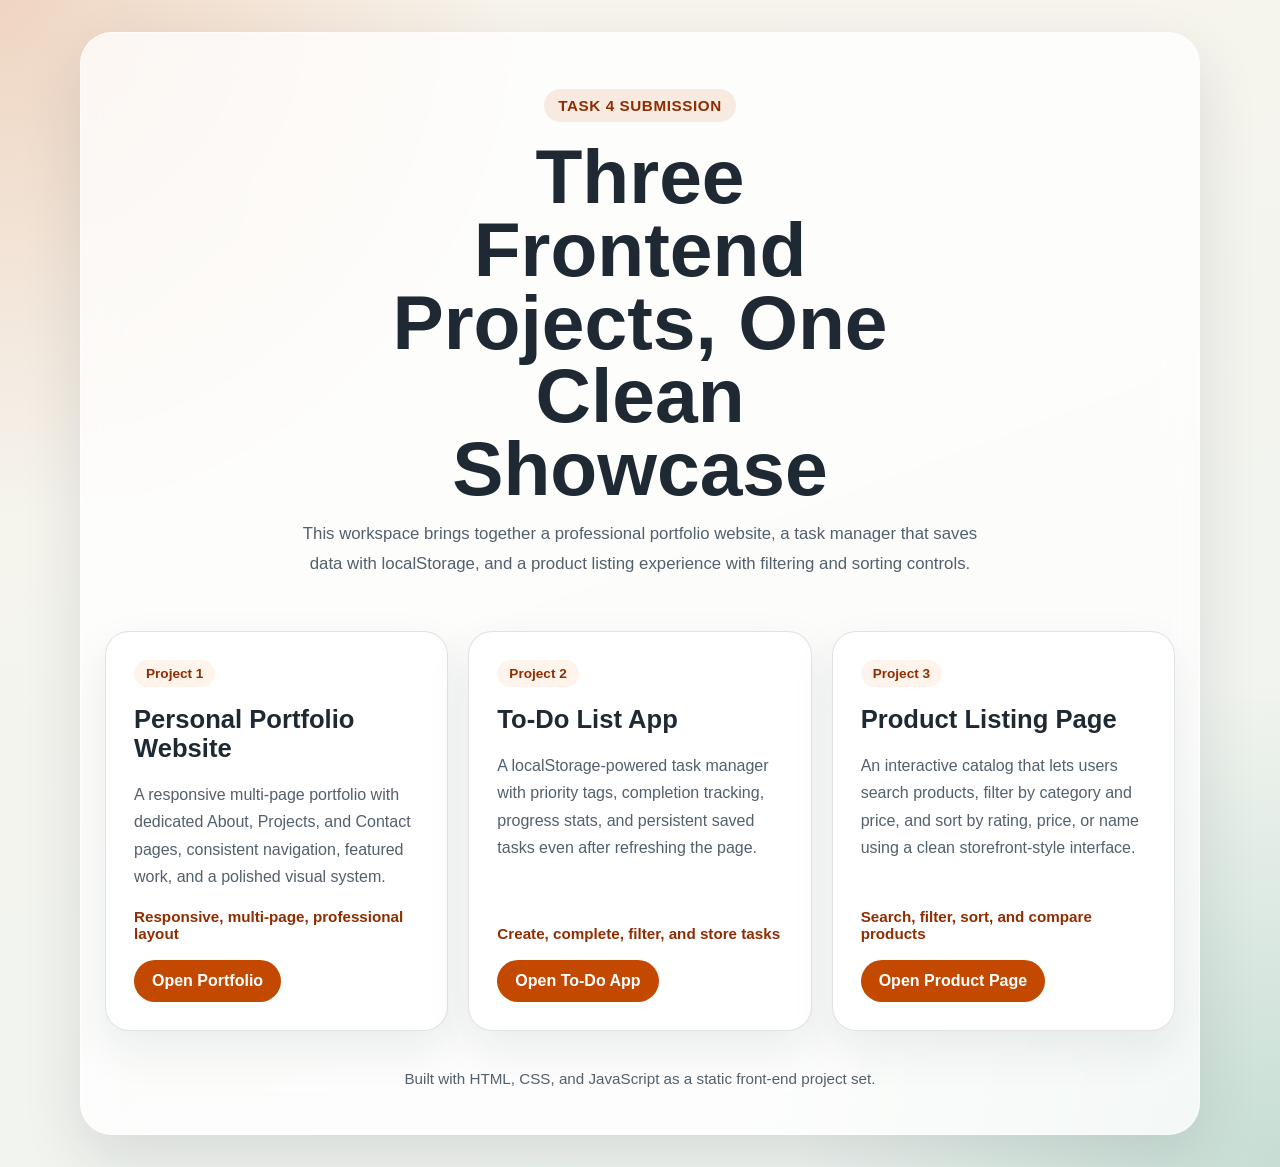
<file: index.html>
<!DOCTYPE html>
<html lang="en">
<head>
  <meta charset="UTF-8">
  <meta name="viewport" content="width=device-width, initial-scale=1.0">
  <title>Task 4 Projects</title>
  <style>
    :root {
      --bg: #f5efe6;
      --surface: rgba(255, 255, 255, 0.76);
      --surface-strong: #ffffff;
      --text: #1f2933;
      --muted: #52606d;
      --accent: #c44900;
      --accent-dark: #8f2d00;
      --border: rgba(82, 96, 109, 0.18);
      --shadow: 0 24px 60px rgba(31, 41, 51, 0.12);
      --radius: 24px;
    }

    * {
      box-sizing: border-box;
    }

    body {
      margin: 0;
      min-height: 100vh;
      font-family: "Segoe UI", Tahoma, Geneva, Verdana, sans-serif;
      color: var(--text);
      background:
        radial-gradient(circle at top left, rgba(196, 73, 0, 0.18), transparent 30%),
        radial-gradient(circle at bottom right, rgba(19, 119, 82, 0.18), transparent 28%),
        linear-gradient(160deg, #f9f4ec 0%, #eef4f1 100%);
      display: grid;
      place-items: center;
      padding: 32px 16px;
    }

    .shell {
      width: min(1120px, 100%);
      background: var(--surface);
      backdrop-filter: blur(16px);
      border: 1px solid rgba(255, 255, 255, 0.55);
      box-shadow: var(--shadow);
      border-radius: 32px;
      overflow: hidden;
    }

    .hero {
      padding: 56px 24px 28px;
      text-align: center;
    }

    .hero span {
      display: inline-block;
      padding: 8px 14px;
      border-radius: 999px;
      background: rgba(196, 73, 0, 0.1);
      color: var(--accent-dark);
      font-size: 0.95rem;
      font-weight: 700;
      letter-spacing: 0.04em;
      text-transform: uppercase;
    }

    h1 {
      margin: 18px auto 14px;
      max-width: 12ch;
      font-size: clamp(2.5rem, 6vw, 4.8rem);
      line-height: 0.95;
    }

    .hero p {
      width: min(680px, 100%);
      margin: 0 auto;
      font-size: 1.05rem;
      line-height: 1.8;
      color: var(--muted);
    }

    .grid {
      display: grid;
      grid-template-columns: repeat(3, minmax(0, 1fr));
      gap: 20px;
      padding: 24px;
    }

    .card {
      display: flex;
      flex-direction: column;
      gap: 18px;
      padding: 28px;
      background: var(--surface-strong);
      border: 1px solid var(--border);
      border-radius: var(--radius);
      box-shadow: 0 18px 45px rgba(31, 41, 51, 0.08);
      transition: transform 180ms ease, box-shadow 180ms ease;
    }

    .card:hover {
      transform: translateY(-6px);
      box-shadow: 0 22px 50px rgba(31, 41, 51, 0.14);
    }

    .tag {
      width: fit-content;
      padding: 6px 12px;
      border-radius: 999px;
      background: #fff4ec;
      color: var(--accent-dark);
      font-size: 0.85rem;
      font-weight: 700;
    }

    .card h2 {
      margin: 0;
      font-size: 1.6rem;
    }

    .card p {
      margin: 0;
      color: var(--muted);
      line-height: 1.7;
      flex: 1;
    }

    .meta {
      font-size: 0.95rem;
      color: var(--accent-dark);
      font-weight: 600;
    }

    .card a {
      display: inline-flex;
      width: fit-content;
      align-items: center;
      justify-content: center;
      padding: 12px 18px;
      border-radius: 999px;
      background: var(--accent);
      color: #fff;
      text-decoration: none;
      font-weight: 700;
    }

    .footer {
      padding: 0 24px 32px;
      text-align: center;
      color: var(--muted);
      font-size: 0.95rem;
    }

    @media (max-width: 900px) {
      .grid {
        grid-template-columns: 1fr;
      }
    }

    @media (max-width: 640px) {
      .hero {
        padding-top: 44px;
      }

      .card {
        padding: 22px;
      }
    }
  </style>
</head>
<body>
  <main class="shell">
    <section class="hero">
      <span>Task 4 Submission</span>
      <h1>Three Frontend Projects, One Clean Showcase</h1>
      <p>
        This workspace brings together a professional portfolio website, a task manager that saves data with
        localStorage, and a product listing experience with filtering and sorting controls.
      </p>
    </section>

    <section class="grid">
      <article class="card">
        <div class="tag">Project 1</div>
        <h2>Personal Portfolio Website</h2>
        <p>
          A responsive multi-page portfolio with dedicated About, Projects, and Contact pages, consistent navigation,
          featured work, and a polished visual system.
        </p>
        <div class="meta">Responsive, multi-page, professional layout</div>
        <a href="./portfolio/about.html">Open Portfolio</a>
      </article>

      <article class="card">
        <div class="tag">Project 2</div>
        <h2>To-Do List App</h2>
        <p>
          A localStorage-powered task manager with priority tags, completion tracking, progress stats, and persistent
          saved tasks even after refreshing the page.
        </p>
        <div class="meta">Create, complete, filter, and store tasks</div>
        <a href="./todo-app/index.html">Open To-Do App</a>
      </article>

      <article class="card">
        <div class="tag">Project 3</div>
        <h2>Product Listing Page</h2>
        <p>
          An interactive catalog that lets users search products, filter by category and price, and sort by rating,
          price, or name using a clean storefront-style interface.
        </p>
        <div class="meta">Search, filter, sort, and compare products</div>
        <a href="./products/index.html">Open Product Page</a>
      </article>
    </section>

    <p class="footer">Built with HTML, CSS, and JavaScript as a static front-end project set.</p>
  </main>
</body>
</html>
</file>
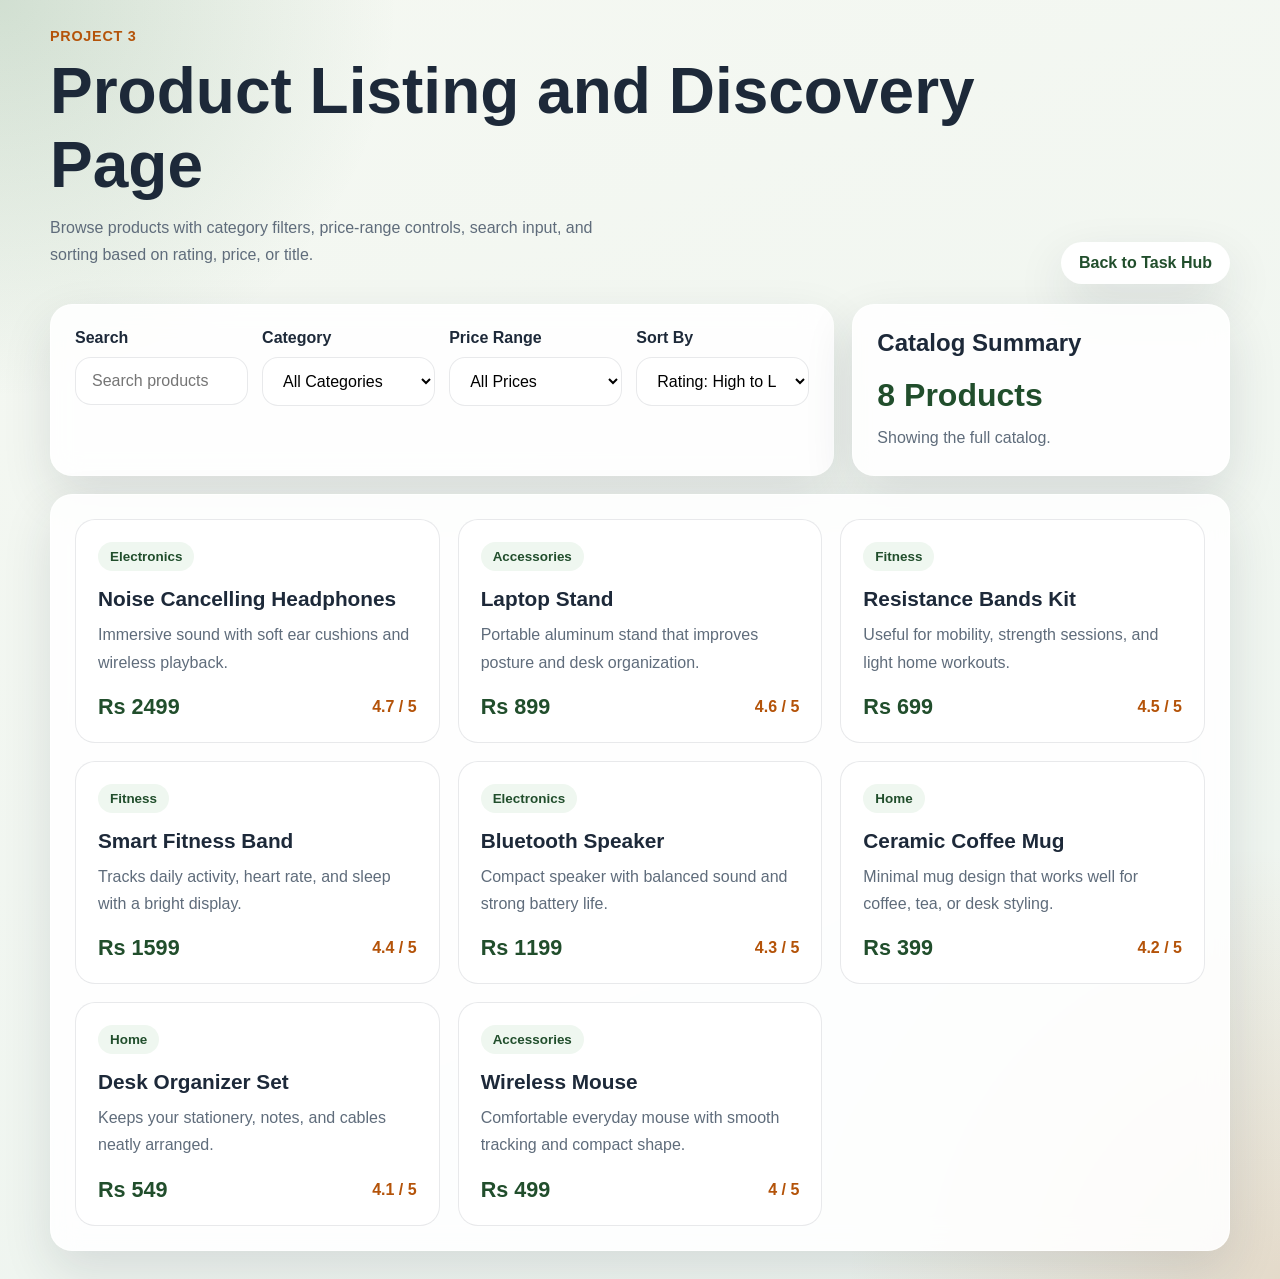
<file: products/index.html>
<!DOCTYPE html>
<html lang="en">
<head>
  <meta charset="UTF-8">
  <meta name="viewport" content="width=device-width, initial-scale=1.0">
  <title>Product Listing Page</title>
  <link rel="stylesheet" href="./styles.css">
</head>
<body>
  <main class="page-shell">
    <section class="hero">
      <div>
        <p class="eyebrow">Project 3</p>
        <h1>Product Listing and Discovery Page</h1>
        <p class="lead">
          Browse products with category filters, price-range controls, search input, and sorting based on rating,
          price, or title.
        </p>
      </div>
      <a class="back-link" href="../index.html">Back to Task Hub</a>
    </section>

    <section class="controls">
      <article class="panel filters-panel">
        <div class="field">
          <label for="searchInput">Search</label>
          <input id="searchInput" type="search" placeholder="Search products">
        </div>

        <div class="field">
          <label for="categoryFilter">Category</label>
          <select id="categoryFilter">
            <option value="all">All Categories</option>
            <option value="Electronics">Electronics</option>
            <option value="Accessories">Accessories</option>
            <option value="Fitness">Fitness</option>
            <option value="Home">Home</option>
          </select>
        </div>

        <div class="field">
          <label for="priceFilter">Price Range</label>
          <select id="priceFilter">
            <option value="all">All Prices</option>
            <option value="under500">Under Rs 500</option>
            <option value="500to1000">Rs 500 to Rs 1000</option>
            <option value="above1000">Above Rs 1000</option>
          </select>
        </div>

        <div class="field">
          <label for="sortBy">Sort By</label>
          <select id="sortBy">
            <option value="ratingDesc">Rating: High to Low</option>
            <option value="priceAsc">Price: Low to High</option>
            <option value="priceDesc">Price: High to Low</option>
            <option value="nameAsc">Name: A to Z</option>
          </select>
        </div>
      </article>

      <article class="panel summary-panel">
        <h2>Catalog Summary</h2>
        <strong id="resultCount">0 Products</strong>
        <p id="activeSummary">Showing the full catalog.</p>
      </article>
    </section>

    <section class="panel">
      <div id="productGrid" class="product-grid"></div>
    </section>
  </main>

  <script src="./script.js"></script>
</body>
</html>
</file>
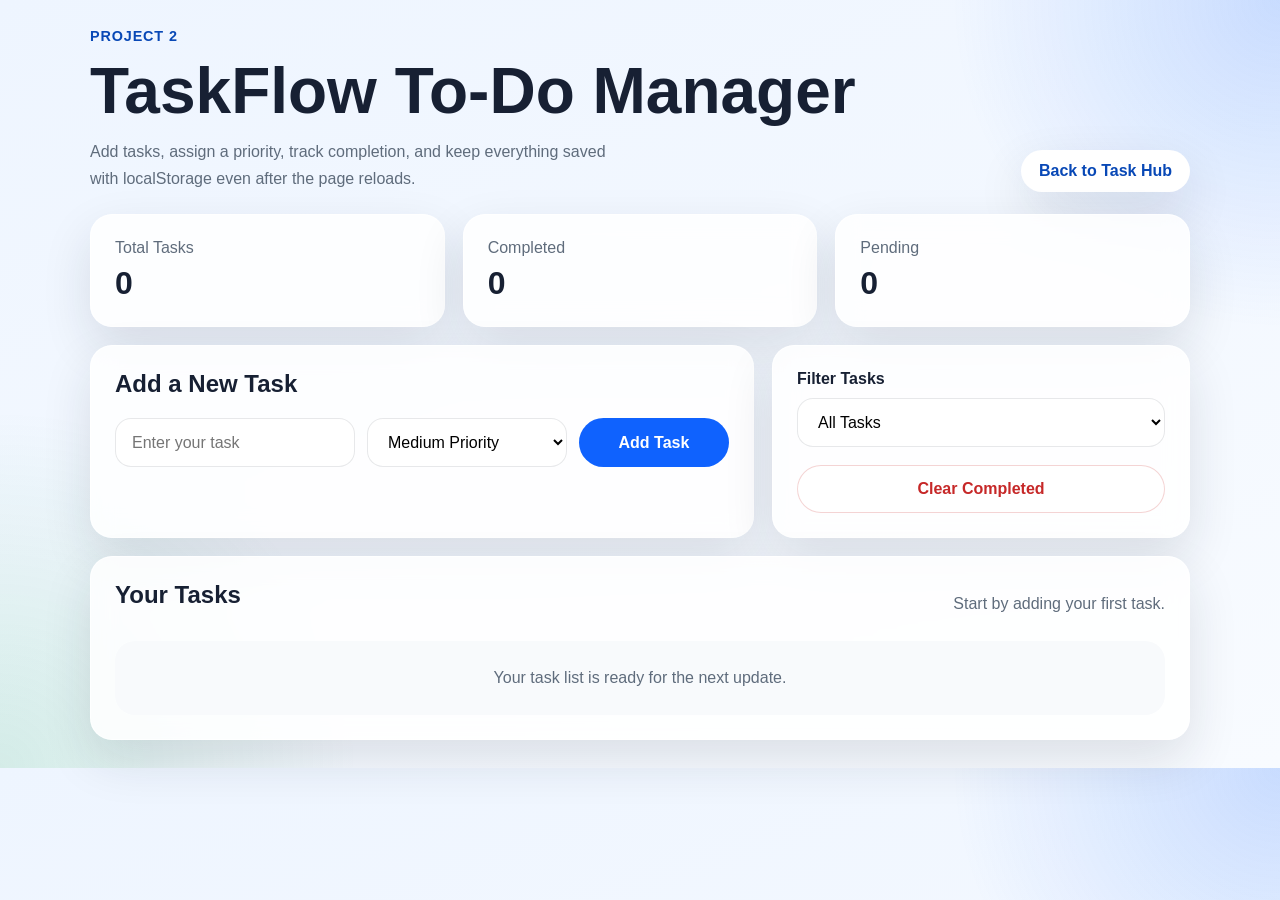
<file: todo-app/index.html>
<!DOCTYPE html>
<html lang="en">
<head>
  <meta charset="UTF-8">
  <meta name="viewport" content="width=device-width, initial-scale=1.0">
  <title>TaskFlow To-Do App</title>
  <link rel="stylesheet" href="./styles.css">
</head>
<body>
  <main class="app-shell">
    <section class="hero">
      <div>
        <p class="eyebrow">Project 2</p>
        <h1>TaskFlow To-Do Manager</h1>
        <p class="lead">
          Add tasks, assign a priority, track completion, and keep everything saved with localStorage even after the
          page reloads.
        </p>
      </div>
      <a class="back-link" href="../index.html">Back to Task Hub</a>
    </section>

    <section class="dashboard">
      <article class="panel stat-card">
        <span>Total Tasks</span>
        <strong id="totalTasks">0</strong>
      </article>
      <article class="panel stat-card">
        <span>Completed</span>
        <strong id="completedTasks">0</strong>
      </article>
      <article class="panel stat-card">
        <span>Pending</span>
        <strong id="pendingTasks">0</strong>
      </article>
    </section>

    <section class="workspace">
      <article class="panel form-panel">
        <h2>Add a New Task</h2>
        <div class="form-grid">
          <input id="taskInput" type="text" placeholder="Enter your task">
          <select id="prioritySelect">
            <option value="High">High Priority</option>
            <option value="Medium" selected>Medium Priority</option>
            <option value="Low">Low Priority</option>
          </select>
          <button id="addTaskButton" type="button">Add Task</button>
        </div>
      </article>

      <article class="panel controls-panel">
        <div class="control-row">
          <label for="statusFilter">Filter Tasks</label>
          <select id="statusFilter">
            <option value="all">All Tasks</option>
            <option value="pending">Pending</option>
            <option value="completed">Completed</option>
          </select>
        </div>
        <button id="clearCompletedButton" class="secondary-button" type="button">Clear Completed</button>
      </article>
    </section>

    <section class="panel list-panel">
      <div class="list-header">
        <h2>Your Tasks</h2>
        <p id="taskMessage">Start by adding your first task.</p>
      </div>
      <ul id="taskList" class="task-list"></ul>
    </section>
  </main>

  <script src="./script.js"></script>
</body>
</html>
</file>
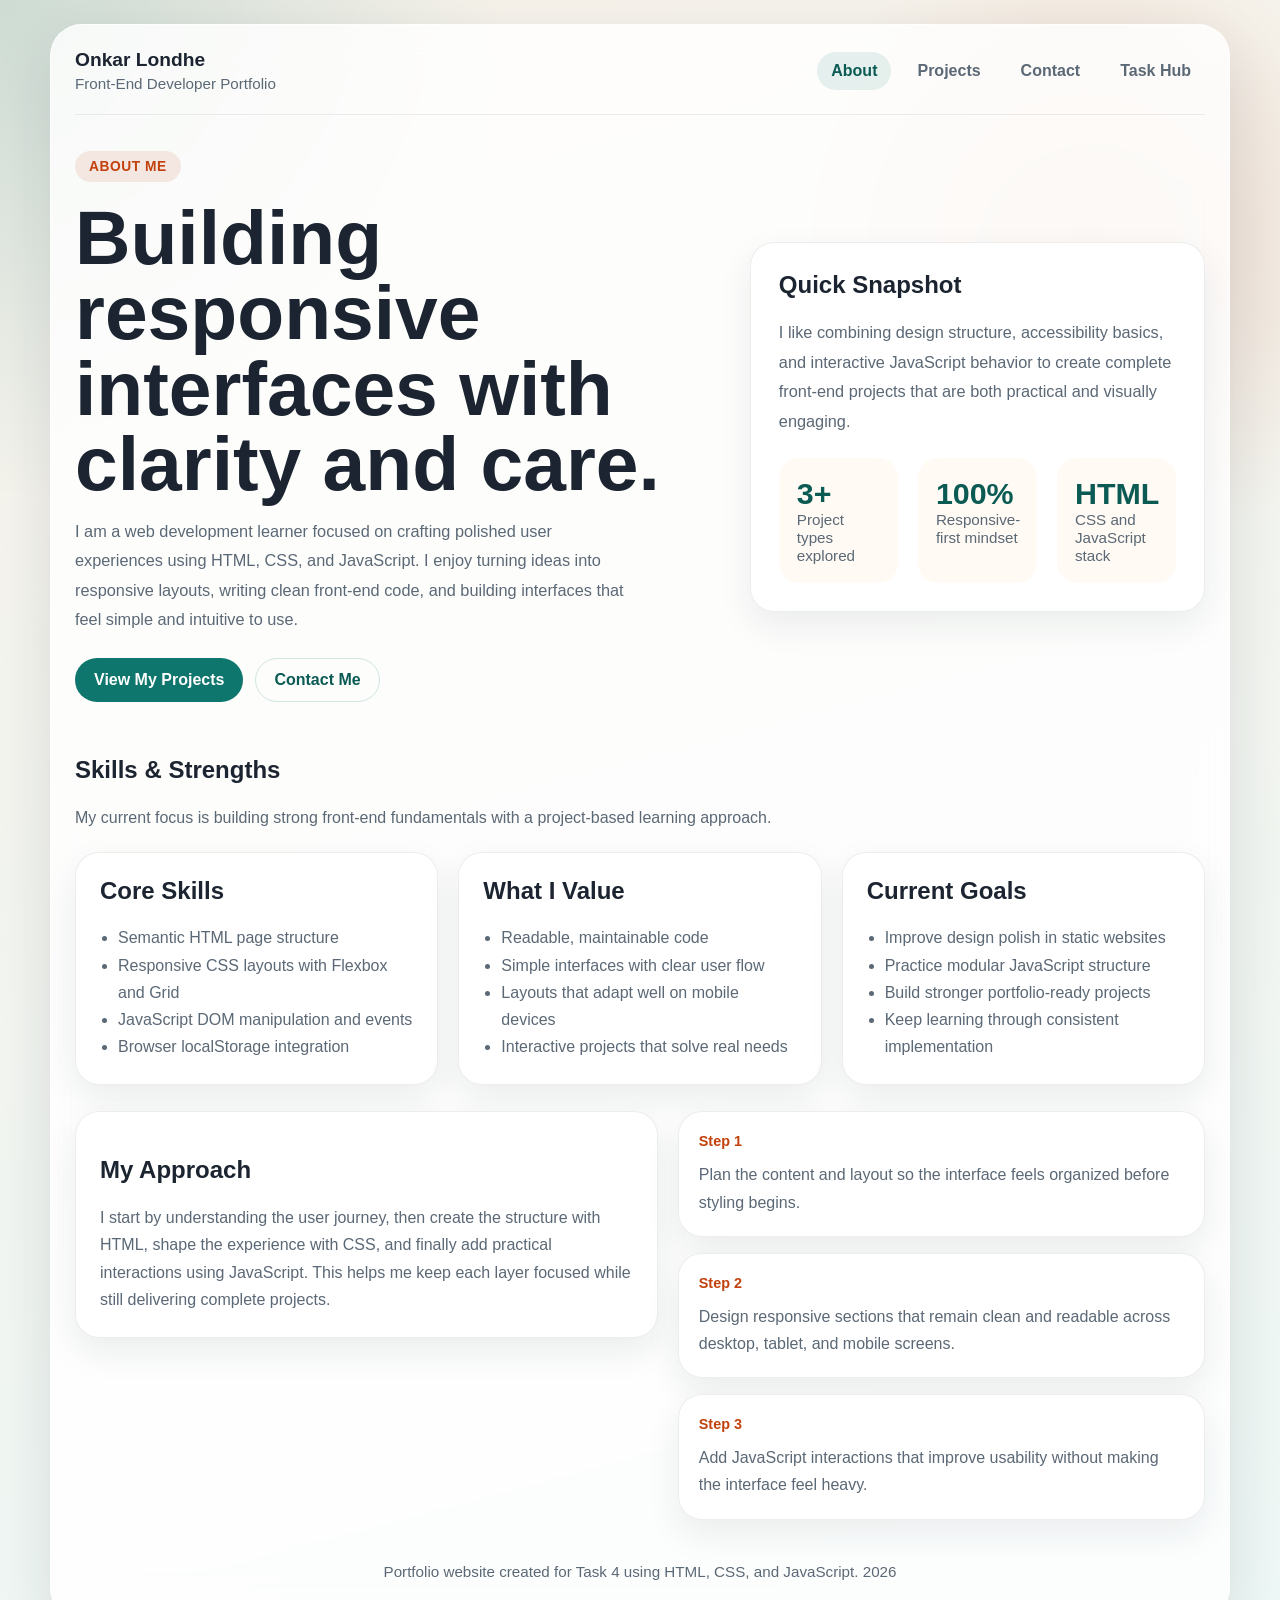
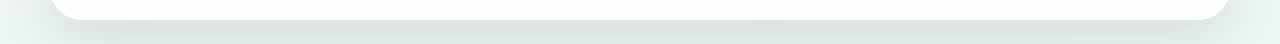
<file: portfolio/about.html>
<!DOCTYPE html>
<html lang="en">
<head>
  <meta charset="UTF-8">
  <meta name="viewport" content="width=device-width, initial-scale=1.0">
  <title>Onkar Londhe | About</title>
  <link rel="stylesheet" href="./styles.css">
</head>
<body>
  <main class="page-shell">
    <header class="topbar">
      <div class="brand">
        <strong>Onkar Londhe</strong>
        <span>Front-End Developer Portfolio</span>
      </div>
      <nav class="nav">
        <a class="active" href="./about.html">About</a>
        <a href="./projects.html">Projects</a>
        <a href="./contact.html">Contact</a>
        <a href="../index.html">Task Hub</a>
      </nav>
    </header>

    <section class="hero">
      <div>
        <span class="eyebrow">About Me</span>
        <h1>Building responsive interfaces with clarity and care.</h1>
        <p>
          I am a web development learner focused on crafting polished user experiences using HTML, CSS, and
          JavaScript. I enjoy turning ideas into responsive layouts, writing clean front-end code, and building
          interfaces that feel simple and intuitive to use.
        </p>
        <div class="cta-row">
          <a class="button" href="./projects.html">View My Projects</a>
          <a class="button secondary" href="./contact.html">Contact Me</a>
        </div>
      </div>

      <aside class="hero-card">
        <h2>Quick Snapshot</h2>
        <p>
          I like combining design structure, accessibility basics, and interactive JavaScript behavior to create
          complete front-end projects that are both practical and visually engaging.
        </p>
        <div class="metric-grid">
          <div class="metric">
            <strong>3+</strong>
            <span>Project types explored</span>
          </div>
          <div class="metric">
            <strong>100%</strong>
            <span>Responsive-first mindset</span>
          </div>
          <div class="metric">
            <strong>HTML</strong>
            <span>CSS and JavaScript stack</span>
          </div>
        </div>
      </aside>
    </section>

    <section class="section">
      <div class="section-heading">
        <h2>Skills & Strengths</h2>
        <p>My current focus is building strong front-end fundamentals with a project-based learning approach.</p>
      </div>
      <div class="card-grid">
        <article class="content-card">
          <h2>Core Skills</h2>
          <ul class="list">
            <li>Semantic HTML page structure</li>
            <li>Responsive CSS layouts with Flexbox and Grid</li>
            <li>JavaScript DOM manipulation and events</li>
            <li>Browser localStorage integration</li>
          </ul>
        </article>

        <article class="content-card">
          <h2>What I Value</h2>
          <ul class="list">
            <li>Readable, maintainable code</li>
            <li>Simple interfaces with clear user flow</li>
            <li>Layouts that adapt well on mobile devices</li>
            <li>Interactive projects that solve real needs</li>
          </ul>
        </article>

        <article class="content-card">
          <h2>Current Goals</h2>
          <ul class="list">
            <li>Improve design polish in static websites</li>
            <li>Practice modular JavaScript structure</li>
            <li>Build stronger portfolio-ready projects</li>
            <li>Keep learning through consistent implementation</li>
          </ul>
        </article>
      </div>
    </section>

    <section class="section">
      <div class="two-column">
        <article class="panel">
          <h2>My Approach</h2>
          <p>
            I start by understanding the user journey, then create the structure with HTML, shape the experience with
            CSS, and finally add practical interactions using JavaScript. This helps me keep each layer focused while
            still delivering complete projects.
          </p>
        </article>

        <div class="timeline">
          <article class="timeline-item">
            <span>Step 1</span>
            <p>Plan the content and layout so the interface feels organized before styling begins.</p>
          </article>
          <article class="timeline-item">
            <span>Step 2</span>
            <p>Design responsive sections that remain clean and readable across desktop, tablet, and mobile screens.</p>
          </article>
          <article class="timeline-item">
            <span>Step 3</span>
            <p>Add JavaScript interactions that improve usability without making the interface feel heavy.</p>
          </article>
        </div>
      </div>
    </section>

    <p class="footer">Portfolio website created for Task 4 using HTML, CSS, and JavaScript. <span class="footer-year"></span></p>
  </main>
  <script src="./script.js"></script>
</body>
</html>
</file>
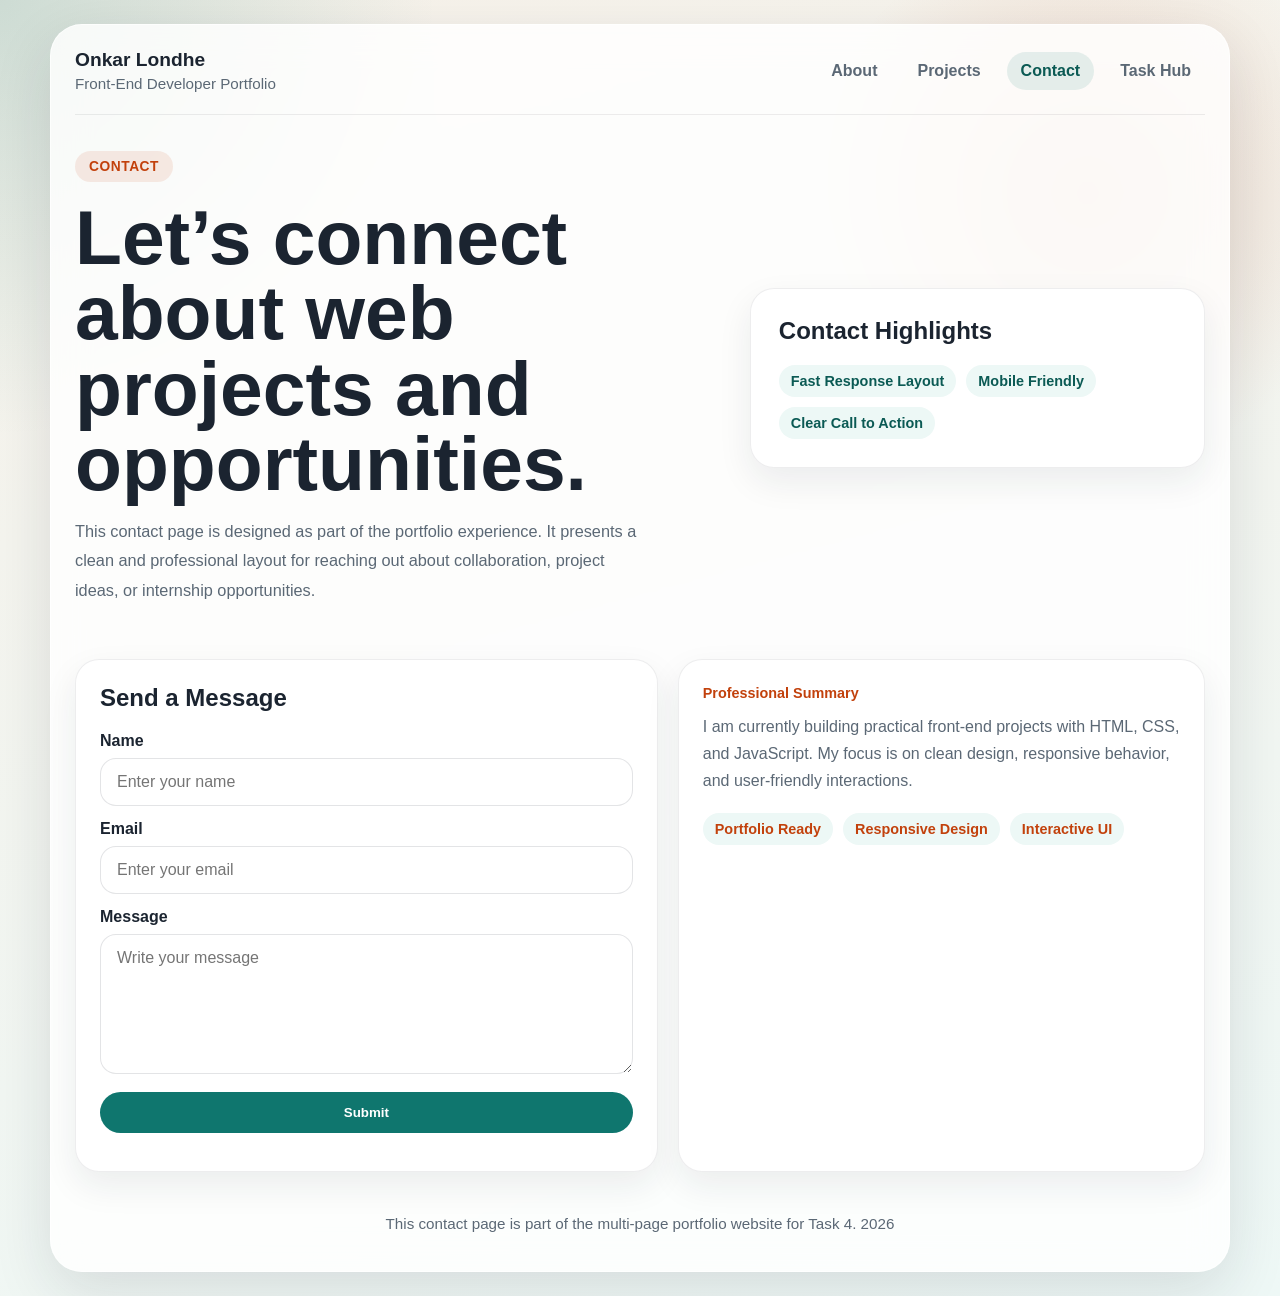
<file: portfolio/contact.html>
<!DOCTYPE html>
<html lang="en">
<head>
  <meta charset="UTF-8">
  <meta name="viewport" content="width=device-width, initial-scale=1.0">
  <title>Onkar Londhe | Contact</title>
  <link rel="stylesheet" href="./styles.css">
</head>
<body>
  <main class="page-shell">
    <header class="topbar">
      <div class="brand">
        <strong>Onkar Londhe</strong>
        <span>Front-End Developer Portfolio</span>
      </div>
      <nav class="nav">
        <a href="./about.html">About</a>
        <a href="./projects.html">Projects</a>
        <a class="active" href="./contact.html">Contact</a>
        <a href="../index.html">Task Hub</a>
      </nav>
    </header>

    <section class="hero">
      <div>
        <span class="eyebrow">Contact</span>
        <h1>Let’s connect about web projects and opportunities.</h1>
        <p>
          This contact page is designed as part of the portfolio experience. It presents a clean and professional
          layout for reaching out about collaboration, project ideas, or internship opportunities.
        </p>
      </div>

      <aside class="hero-card">
        <h2>Contact Highlights</h2>
        <div class="badge-row">
          <span class="badge">Fast Response Layout</span>
          <span class="badge">Mobile Friendly</span>
          <span class="badge">Clear Call to Action</span>
        </div>
      </aside>
    </section>

    <section class="section">
      <div class="contact-grid">
        <article class="form-card">
          <h2>Send a Message</h2>
          <form id="contactForm">
            <div class="field">
              <label for="name">Name</label>
              <input id="name" type="text" placeholder="Enter your name">
            </div>

            <div class="field">
              <label for="email">Email</label>
              <input id="email" type="email" placeholder="Enter your email">
            </div>

            <div class="field">
              <label for="message">Message</label>
              <textarea id="message" placeholder="Write your message"></textarea>
            </div>

            <button class="button" type="submit">Submit</button>
          </form>
          <p id="formStatus" aria-live="polite"></p>
        </article>

        <article class="detail-card">
          <span>Professional Summary</span>
          <p>
            I am currently building practical front-end projects with HTML, CSS, and JavaScript. My focus is on clean
            design, responsive behavior, and user-friendly interactions.
          </p>
          <div class="badge-row">
            <span class="badge">Portfolio Ready</span>
            <span class="badge">Responsive Design</span>
            <span class="badge">Interactive UI</span>
          </div>
        </article>
      </div>
    </section>

    <p class="footer">This contact page is part of the multi-page portfolio website for Task 4. <span class="footer-year"></span></p>
  </main>
  <script src="./script.js"></script>
</body>
</html>
</file>
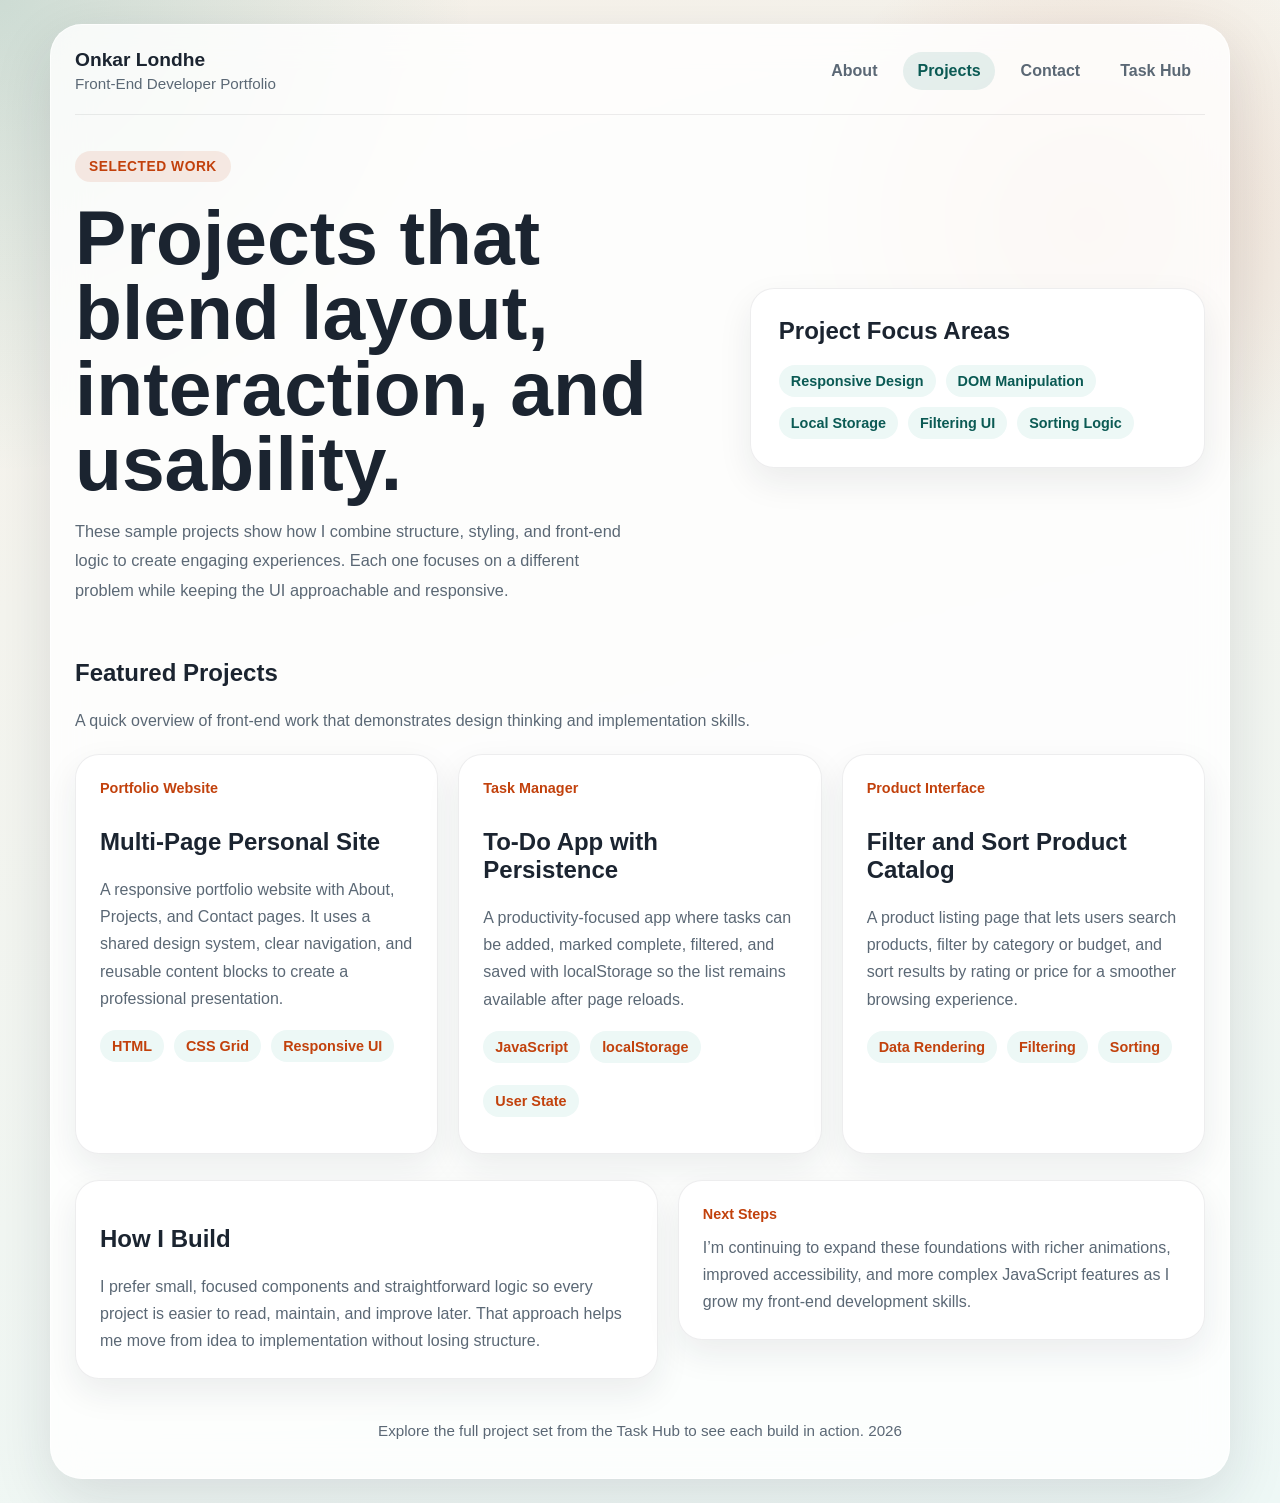
<file: portfolio/projects.html>
<!DOCTYPE html>
<html lang="en">
<head>
  <meta charset="UTF-8">
  <meta name="viewport" content="width=device-width, initial-scale=1.0">
  <title>Onkar Londhe | Projects</title>
  <link rel="stylesheet" href="./styles.css">
</head>
<body>
  <main class="page-shell">
    <header class="topbar">
      <div class="brand">
        <strong>Onkar Londhe</strong>
        <span>Front-End Developer Portfolio</span>
      </div>
      <nav class="nav">
        <a href="./about.html">About</a>
        <a class="active" href="./projects.html">Projects</a>
        <a href="./contact.html">Contact</a>
        <a href="../index.html">Task Hub</a>
      </nav>
    </header>

    <section class="hero">
      <div>
        <span class="eyebrow">Selected Work</span>
        <h1>Projects that blend layout, interaction, and usability.</h1>
        <p>
          These sample projects show how I combine structure, styling, and front-end logic to create engaging
          experiences. Each one focuses on a different problem while keeping the UI approachable and responsive.
        </p>
      </div>

      <aside class="hero-card">
        <h2>Project Focus Areas</h2>
        <div class="badge-row">
          <span class="badge">Responsive Design</span>
          <span class="badge">DOM Manipulation</span>
          <span class="badge">Local Storage</span>
          <span class="badge">Filtering UI</span>
          <span class="badge">Sorting Logic</span>
        </div>
      </aside>
    </section>

    <section class="section">
      <div class="section-heading">
        <h2>Featured Projects</h2>
        <p>A quick overview of front-end work that demonstrates design thinking and implementation skills.</p>
      </div>

      <div class="project-grid">
        <article class="project-card">
          <span>Portfolio Website</span>
          <h2>Multi-Page Personal Site</h2>
          <p>
            A responsive portfolio website with About, Projects, and Contact pages. It uses a shared design system,
            clear navigation, and reusable content blocks to create a professional presentation.
          </p>
          <div class="badge-row">
            <span class="badge">HTML</span>
            <span class="badge">CSS Grid</span>
            <span class="badge">Responsive UI</span>
          </div>
        </article>

        <article class="project-card">
          <span>Task Manager</span>
          <h2>To-Do App with Persistence</h2>
          <p>
            A productivity-focused app where tasks can be added, marked complete, filtered, and saved with
            localStorage so the list remains available after page reloads.
          </p>
          <div class="badge-row">
            <span class="badge">JavaScript</span>
            <span class="badge">localStorage</span>
            <span class="badge">User State</span>
          </div>
        </article>

        <article class="project-card">
          <span>Product Interface</span>
          <h2>Filter and Sort Product Catalog</h2>
          <p>
            A product listing page that lets users search products, filter by category or budget, and sort results by
            rating or price for a smoother browsing experience.
          </p>
          <div class="badge-row">
            <span class="badge">Data Rendering</span>
            <span class="badge">Filtering</span>
            <span class="badge">Sorting</span>
          </div>
        </article>
      </div>
    </section>

    <section class="section">
      <div class="two-column">
        <article class="panel">
          <h2>How I Build</h2>
          <p>
            I prefer small, focused components and straightforward logic so every project is easier to read, maintain,
            and improve later. That approach helps me move from idea to implementation without losing structure.
          </p>
        </article>

        <article class="detail-card">
          <span>Next Steps</span>
          <p>
            I’m continuing to expand these foundations with richer animations, improved accessibility, and more complex
            JavaScript features as I grow my front-end development skills.
          </p>
        </article>
      </div>
    </section>

    <p class="footer">Explore the full project set from the Task Hub to see each build in action. <span class="footer-year"></span></p>
  </main>
  <script src="./script.js"></script>
</body>
</html>
</file>
<file: products/styles.css>
:root {
  --bg: #f4f7f1;
  --surface: rgba(255, 255, 255, 0.88);
  --surface-solid: #ffffff;
  --text: #1d2939;
  --muted: #5f6c7b;
  --accent: #2f6f3e;
  --accent-dark: #214e2c;
  --highlight: #b45309;
  --border: rgba(29, 41, 57, 0.1);
  --shadow: 0 20px 50px rgba(29, 41, 57, 0.12);
  --radius: 22px;
}

* {
  box-sizing: border-box;
}

body {
  margin: 0;
  font-family: "Segoe UI", Tahoma, Geneva, Verdana, sans-serif;
  color: var(--text);
  background:
    radial-gradient(circle at top left, rgba(47, 111, 62, 0.18), transparent 22%),
    radial-gradient(circle at bottom right, rgba(180, 83, 9, 0.16), transparent 24%),
    linear-gradient(160deg, #f5f8f2 0%, #edf4ef 100%);
}

.page-shell {
  width: min(1180px, calc(100% - 32px));
  margin: 28px auto;
}

.hero,
.controls {
  display: grid;
  gap: 18px;
}

.hero {
  grid-template-columns: 1fr auto;
  align-items: end;
  margin-bottom: 20px;
}

.eyebrow {
  margin: 0 0 10px;
  color: var(--highlight);
  font-size: 0.9rem;
  font-weight: 700;
  letter-spacing: 0.05em;
  text-transform: uppercase;
}

h1,
h2,
p {
  margin-top: 0;
}

h1 {
  margin-bottom: 12px;
  font-size: clamp(2.1rem, 5vw, 4.2rem);
}

.lead {
  max-width: 62ch;
  color: var(--muted);
  line-height: 1.7;
}

.back-link {
  display: inline-flex;
  align-items: center;
  justify-content: center;
  padding: 12px 18px;
  border-radius: 999px;
  background: var(--surface-solid);
  color: var(--accent-dark);
  text-decoration: none;
  font-weight: 700;
  box-shadow: var(--shadow);
}

.controls {
  grid-template-columns: 1.35fr 0.65fr;
  margin-bottom: 18px;
}

.panel {
  background: var(--surface);
  border: 1px solid rgba(255, 255, 255, 0.72);
  border-radius: var(--radius);
  box-shadow: var(--shadow);
  padding: 24px;
  backdrop-filter: blur(14px);
}

.filters-panel {
  display: grid;
  grid-template-columns: repeat(4, minmax(0, 1fr));
  gap: 14px;
}

.field label {
  display: block;
  margin-bottom: 10px;
  font-weight: 700;
}

.field input,
.field select {
  width: 100%;
  padding: 14px 16px;
  border-radius: 16px;
  border: 1px solid var(--border);
  background: var(--surface-solid);
  font: inherit;
}

.summary-panel strong {
  display: block;
  margin-bottom: 10px;
  font-size: 2rem;
  color: var(--accent-dark);
}

.summary-panel p {
  margin-bottom: 0;
  color: var(--muted);
  line-height: 1.7;
}

.product-grid {
  display: grid;
  grid-template-columns: repeat(3, minmax(0, 1fr));
  gap: 18px;
}

.product-card {
  padding: 22px;
  border-radius: 20px;
  background: var(--surface-solid);
  border: 1px solid var(--border);
}

.product-card .category {
  display: inline-flex;
  padding: 7px 12px;
  border-radius: 999px;
  background: #eff7f0;
  color: var(--accent-dark);
  font-size: 0.84rem;
  font-weight: 700;
}

.product-card h2 {
  margin: 16px 0 10px;
  font-size: 1.3rem;
}

.product-card p {
  color: var(--muted);
  line-height: 1.7;
}

.product-meta {
  display: flex;
  align-items: center;
  justify-content: space-between;
  gap: 10px;
  margin-top: 18px;
}

.price {
  font-size: 1.35rem;
  font-weight: 800;
  color: var(--accent-dark);
}

.rating {
  color: var(--highlight);
  font-weight: 700;
}

.empty-state {
  grid-column: 1 / -1;
  padding: 28px;
  text-align: center;
  color: var(--muted);
  border-radius: 20px;
  background: var(--surface-solid);
  border: 1px solid var(--border);
}

@media (max-width: 980px) {
  .controls,
  .filters-panel,
  .product-grid {
    grid-template-columns: 1fr;
  }
}

@media (max-width: 760px) {
  .hero {
    grid-template-columns: 1fr;
    align-items: start;
  }

  .page-shell {
    width: min(100% - 20px, 1180px);
    margin: 16px auto;
  }

  .panel {
    padding: 18px;
  }
}
</file>
<file: todo-app/styles.css>
:root {
  --bg: #eff6ff;
  --surface: #ffffff;
  --surface-soft: #f8fafc;
  --text: #172033;
  --muted: #5f6c7c;
  --accent: #0f62fe;
  --accent-dark: #0848b6;
  --success: #0f9d58;
  --warning: #b45309;
  --danger: #c62828;
  --border: rgba(23, 32, 51, 0.1);
  --shadow: 0 20px 50px rgba(23, 32, 51, 0.12);
  --radius: 22px;
}

* {
  box-sizing: border-box;
}

body {
  margin: 0;
  font-family: "Segoe UI", Tahoma, Geneva, Verdana, sans-serif;
  color: var(--text);
  background:
    radial-gradient(circle at top right, rgba(15, 98, 254, 0.18), transparent 22%),
    radial-gradient(circle at bottom left, rgba(15, 157, 88, 0.14), transparent 24%),
    linear-gradient(160deg, #eef5ff 0%, #f8fbff 100%);
}

.app-shell {
  width: min(1100px, calc(100% - 32px));
  margin: 28px auto;
}

.hero,
.dashboard,
.workspace {
  display: grid;
  gap: 18px;
}

.hero {
  grid-template-columns: 1fr auto;
  align-items: end;
  margin-bottom: 22px;
}

.eyebrow {
  margin: 0 0 10px;
  color: var(--accent-dark);
  font-size: 0.9rem;
  font-weight: 700;
  letter-spacing: 0.06em;
  text-transform: uppercase;
}

h1,
h2,
p {
  margin-top: 0;
}

h1 {
  margin-bottom: 10px;
  font-size: clamp(2.2rem, 5vw, 4rem);
}

.lead {
  margin-bottom: 0;
  max-width: 60ch;
  color: var(--muted);
  line-height: 1.7;
}

.back-link,
button {
  border: none;
  border-radius: 999px;
  text-decoration: none;
  font: inherit;
  font-weight: 700;
  cursor: pointer;
}

.back-link {
  padding: 12px 18px;
  background: #fff;
  color: var(--accent-dark);
  box-shadow: var(--shadow);
}

.dashboard {
  grid-template-columns: repeat(3, minmax(0, 1fr));
  margin-bottom: 18px;
}

.workspace {
  grid-template-columns: 1.35fr 0.85fr;
  margin-bottom: 18px;
}

.panel {
  background: rgba(255, 255, 255, 0.86);
  border: 1px solid rgba(255, 255, 255, 0.7);
  border-radius: var(--radius);
  box-shadow: var(--shadow);
  padding: 24px;
  backdrop-filter: blur(12px);
}

.stat-card span {
  display: block;
  color: var(--muted);
  margin-bottom: 8px;
}

.stat-card strong {
  font-size: 2rem;
}

.form-grid {
  display: grid;
  grid-template-columns: minmax(0, 1fr) 200px 150px;
  gap: 12px;
}

input,
select {
  width: 100%;
  padding: 14px 16px;
  border-radius: 16px;
  border: 1px solid var(--border);
  background: var(--surface);
  font: inherit;
}

button {
  padding: 14px 16px;
  background: var(--accent);
  color: #fff;
}

button:hover {
  background: var(--accent-dark);
}

.controls-panel {
  display: flex;
  flex-direction: column;
  justify-content: space-between;
  gap: 18px;
}

.control-row label {
  display: block;
  margin-bottom: 10px;
  font-weight: 700;
}

.secondary-button {
  background: #fff;
  color: var(--danger);
  border: 1px solid rgba(198, 40, 40, 0.2);
}

.secondary-button:hover {
  background: #fff3f3;
}

.list-header {
  display: flex;
  align-items: flex-end;
  justify-content: space-between;
  gap: 16px;
  margin-bottom: 12px;
}

#taskMessage {
  color: var(--muted);
}

.task-list {
  list-style: none;
  margin: 0;
  padding: 0;
  display: grid;
  gap: 14px;
}

.task-item {
  display: grid;
  grid-template-columns: auto 1fr auto;
  gap: 16px;
  align-items: center;
  padding: 18px;
  border-radius: 20px;
  background: var(--surface-soft);
  border: 1px solid var(--border);
}

.task-item.completed .task-title {
  text-decoration: line-through;
  color: var(--muted);
}

.task-main {
  display: grid;
  gap: 6px;
}

.task-title {
  font-weight: 700;
}

.task-meta {
  display: flex;
  flex-wrap: wrap;
  gap: 10px;
  color: var(--muted);
  font-size: 0.92rem;
}

.pill {
  display: inline-flex;
  align-items: center;
  padding: 6px 10px;
  border-radius: 999px;
  font-size: 0.82rem;
  font-weight: 700;
}

.pill.high {
  color: #9a3412;
  background: #ffedd5;
}

.pill.medium {
  color: #1d4ed8;
  background: #dbeafe;
}

.pill.low {
  color: #166534;
  background: #dcfce7;
}

.task-actions {
  display: flex;
  gap: 10px;
}

.icon-button {
  padding: 10px 14px;
  background: #fff;
  color: var(--text);
  border: 1px solid var(--border);
}

.icon-button.delete {
  color: var(--danger);
}

.empty-state {
  padding: 28px;
  text-align: center;
  color: var(--muted);
  border-radius: 20px;
  background: var(--surface-soft);
}

@media (max-width: 900px) {
  .dashboard,
  .workspace,
  .form-grid {
    grid-template-columns: 1fr;
  }

  .hero {
    grid-template-columns: 1fr;
    align-items: start;
  }
}

@media (max-width: 640px) {
  .app-shell {
    width: min(100% - 20px, 1100px);
    margin: 16px auto 28px;
  }

  .panel {
    padding: 18px;
  }

  .task-item {
    grid-template-columns: 1fr;
  }

  .task-actions {
    justify-content: flex-start;
  }

  .list-header {
    flex-direction: column;
    align-items: flex-start;
  }
}
</file>
<file: portfolio/styles.css>
:root {
  --bg: #f6f1ea;
  --bg-soft: #fffaf4;
  --surface: rgba(255, 255, 255, 0.82);
  --surface-solid: #ffffff;
  --text: #1b2430;
  --muted: #5b6875;
  --accent: #0f766e;
  --accent-strong: #0b5a54;
  --highlight: #c2410c;
  --border: rgba(27, 36, 48, 0.08);
  --shadow: 0 20px 60px rgba(27, 36, 48, 0.12);
  --radius: 24px;
}

* {
  box-sizing: border-box;
}

html {
  scroll-behavior: smooth;
}

body {
  margin: 0;
  font-family: "Segoe UI", Tahoma, Geneva, Verdana, sans-serif;
  color: var(--text);
  background:
    radial-gradient(circle at top left, rgba(15, 118, 110, 0.18), transparent 24%),
    radial-gradient(circle at 85% 15%, rgba(194, 65, 12, 0.16), transparent 18%),
    linear-gradient(165deg, #f7f2ea 0%, #eef8f6 100%);
}

a {
  color: inherit;
}

.page-shell {
  width: min(1180px, calc(100% - 32px));
  margin: 24px auto;
  padding: 24px;
  border-radius: 32px;
  background: var(--surface);
  backdrop-filter: blur(18px);
  border: 1px solid rgba(255, 255, 255, 0.7);
  box-shadow: var(--shadow);
}

.topbar {
  display: flex;
  align-items: center;
  justify-content: space-between;
  gap: 16px;
  padding-bottom: 22px;
  border-bottom: 1px solid var(--border);
}

.brand {
  display: flex;
  flex-direction: column;
  gap: 4px;
}

.brand strong {
  font-size: 1.2rem;
}

.brand span {
  color: var(--muted);
  font-size: 0.95rem;
}

.nav {
  display: flex;
  flex-wrap: wrap;
  gap: 12px;
}

.nav a {
  padding: 10px 14px;
  border-radius: 999px;
  text-decoration: none;
  color: var(--muted);
  font-weight: 600;
}

.nav a.active,
.nav a:hover {
  background: rgba(15, 118, 110, 0.1);
  color: var(--accent-strong);
}

.hero {
  display: grid;
  grid-template-columns: 1.35fr 0.95fr;
  gap: 28px;
  align-items: center;
  padding: 36px 0;
}

.eyebrow {
  display: inline-block;
  padding: 8px 14px;
  border-radius: 999px;
  background: rgba(194, 65, 12, 0.1);
  color: var(--highlight);
  font-size: 0.86rem;
  font-weight: 700;
  letter-spacing: 0.04em;
  text-transform: uppercase;
}

.hero h1 {
  margin: 18px 0 16px;
  font-size: clamp(2.7rem, 6vw, 5rem);
  line-height: 0.98;
}

.hero p {
  margin: 0;
  max-width: 62ch;
  color: var(--muted);
  font-size: 1.02rem;
  line-height: 1.8;
}

.cta-row {
  display: flex;
  flex-wrap: wrap;
  gap: 12px;
  margin-top: 24px;
}

.button {
  display: inline-flex;
  align-items: center;
  justify-content: center;
  padding: 12px 18px;
  border-radius: 999px;
  border: 1px solid transparent;
  background: var(--accent);
  color: #fff;
  text-decoration: none;
  font-weight: 700;
}

.button.secondary {
  background: transparent;
  border-color: rgba(15, 118, 110, 0.18);
  color: var(--accent-strong);
}

.hero-card,
.content-card,
.panel,
.project-card,
.timeline-item,
.form-card,
.detail-card {
  background: var(--surface-solid);
  border: 1px solid var(--border);
  border-radius: var(--radius);
  box-shadow: 0 14px 34px rgba(27, 36, 48, 0.08);
}

.hero-card {
  padding: 28px;
}

.hero-card h2,
.content-card h2,
.section-heading h2,
.form-card h2 {
  margin-top: 0;
}

.metric-grid,
.card-grid,
.two-column,
.project-grid,
.contact-grid {
  display: grid;
  gap: 20px;
}

.metric-grid {
  grid-template-columns: repeat(3, minmax(0, 1fr));
  margin-top: 22px;
}

.metric {
  padding: 18px;
  border-radius: 20px;
  background: var(--bg-soft);
}

.metric strong {
  display: block;
  font-size: 1.9rem;
  color: var(--accent-strong);
}

.metric span {
  color: var(--muted);
  font-size: 0.95rem;
}

.section {
  padding: 18px 0 8px;
}

.section-heading {
  margin-bottom: 20px;
}

.section-heading p {
  margin: 8px 0 0;
  color: var(--muted);
  line-height: 1.7;
}

.card-grid {
  grid-template-columns: repeat(3, minmax(0, 1fr));
}

.content-card,
.project-card,
.panel,
.form-card,
.detail-card {
  padding: 24px;
}

.list {
  margin: 0;
  padding-left: 18px;
  color: var(--muted);
  line-height: 1.7;
}

.two-column {
  grid-template-columns: 1.05fr 0.95fr;
  align-items: start;
}

.timeline {
  display: grid;
  gap: 16px;
}

.timeline-item {
  padding: 20px;
}

.timeline-item span,
.project-card span,
.detail-card span {
  display: inline-block;
  margin-bottom: 12px;
  color: var(--highlight);
  font-weight: 700;
  font-size: 0.9rem;
}

.timeline-item p,
.project-card p,
.content-card p,
.panel p,
.detail-card p {
  margin: 0;
  color: var(--muted);
  line-height: 1.7;
}

.project-grid {
  grid-template-columns: repeat(3, minmax(0, 1fr));
}

.badge-row {
  display: flex;
  flex-wrap: wrap;
  gap: 10px;
  margin-top: 18px;
}

.badge {
  padding: 8px 12px;
  border-radius: 999px;
  background: #edf8f6;
  color: var(--accent-strong);
  font-size: 0.9rem;
  font-weight: 700;
}

.contact-grid {
  grid-template-columns: 1.05fr 0.95fr;
}

.form-card form {
  display: grid;
  gap: 14px;
}

.field label {
  display: block;
  margin-bottom: 8px;
  font-weight: 600;
}

.field input,
.field textarea {
  width: 100%;
  padding: 14px 16px;
  border: 1px solid rgba(27, 36, 48, 0.12);
  border-radius: 16px;
  font: inherit;
  background: #fff;
}

.field textarea {
  min-height: 140px;
  resize: vertical;
}

.footer {
  padding-top: 20px;
  text-align: center;
  color: var(--muted);
  font-size: 0.95rem;
}

#formStatus {
  margin: 14px 0 0;
  font-weight: 600;
}

@media (max-width: 980px) {
  .hero,
  .two-column,
  .contact-grid,
  .card-grid,
  .project-grid {
    grid-template-columns: 1fr;
  }

  .metric-grid {
    grid-template-columns: 1fr;
  }
}

@media (max-width: 760px) {
  .page-shell {
    width: min(100% - 20px, 1180px);
    margin: 10px auto;
    padding: 18px;
    border-radius: 24px;
  }

  .topbar {
    align-items: flex-start;
    flex-direction: column;
  }

  .hero h1 {
    font-size: clamp(2.3rem, 10vw, 3.6rem);
  }
}
</file>
